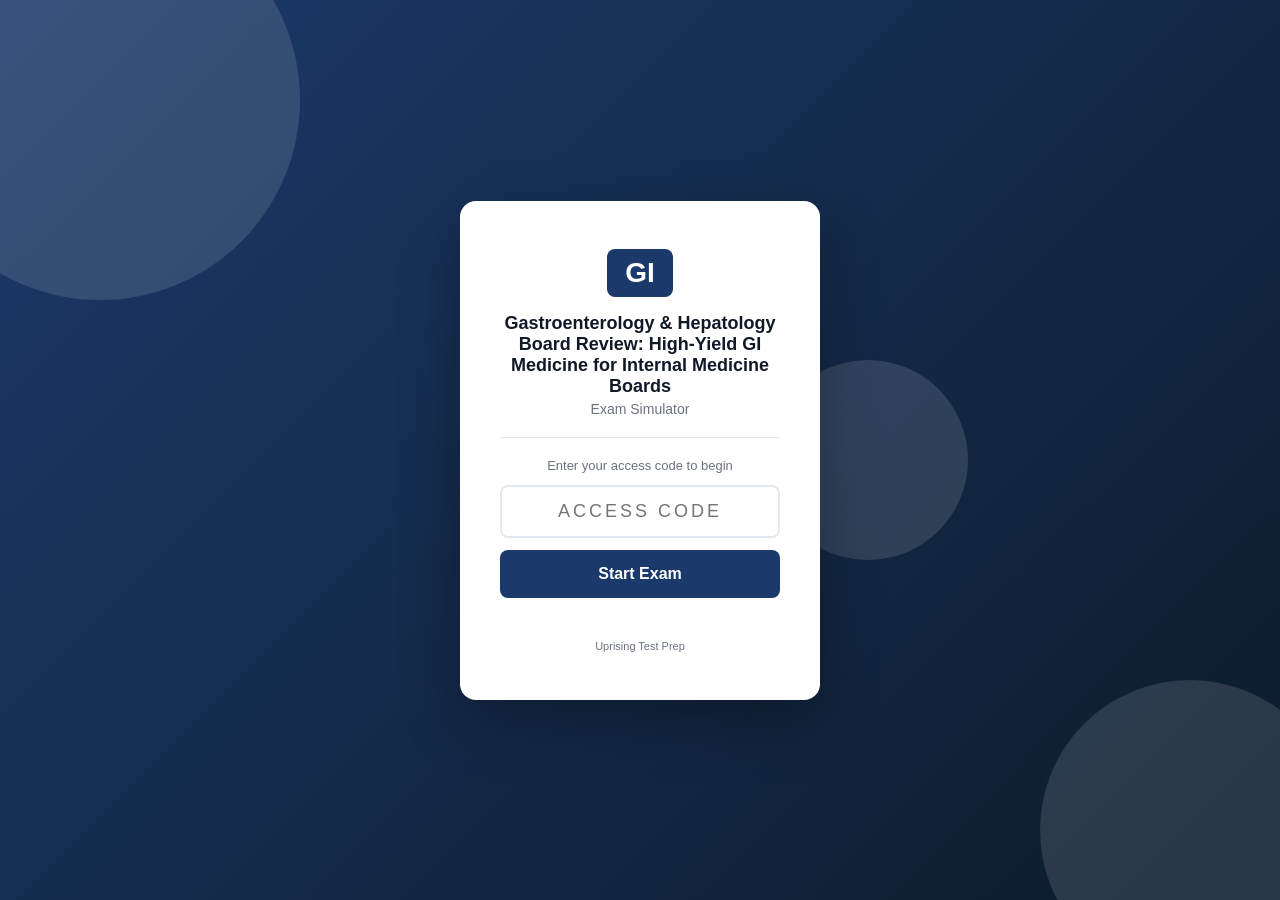
<file: index.html>
<!DOCTYPE html>
<html lang="en">
<head>
  <meta charset="UTF-8" />
  <meta name="viewport" content="width=device-width, initial-scale=1.0, viewport-fit=cover" />
  <meta name="apple-mobile-web-app-capable" content="yes" />
  <meta name="apple-mobile-web-app-status-bar-style" content="black-translucent" />
  <title>GI Exam Simulator</title>
  <link rel="stylesheet" href="style.css" />
</head>
<body>

<div id="access-gate">
  <div class="gate-bg-shapes">
    <div class="shape shape-1"></div>
    <div class="shape shape-2"></div>
    <div class="shape shape-3"></div>
  </div>
  <div class="gate-card">
    <div class="gate-logo">
      <div class="logo-badge">GI</div>
    </div>
    <h1 class="gate-title">Gastroenterology & Hepatology Board Review: High-Yield GI Medicine for Internal Medicine Boards</h1>
    <p class="gate-subtitle">Exam Simulator</p>
    <div class="gate-divider"></div>
    <p class="gate-instruction">Enter your access code to begin</p>
    <input type="text" id="access-code-input" class="gate-input"
           placeholder="Access Code" autocomplete="off"
           maxlength="20" spellcheck="false" />
    <button id="access-btn" class="gate-btn">Start Exam</button>
    <p id="access-error" class="gate-error"></p>
    <p class="gate-hint">Uprising Test Prep</p>
  </div>
</div>

<div id="app" style="display:none">
  <header class="top-bar">
    <div class="bar-left">
      <span class="bar-logo">GI</span>
      <span class="bar-title">Exam Simulator</span>
    </div>
    <div class="bar-right">
      <span class="bar-timer" id="timer-display">--:--</span>
      <button class="bar-btn" id="flag-btn">Flag</button>
      <button class="bar-btn bar-btn-primary" id="submit-btn">
        <span class="btn-full">Submit Exam</span>
        <span class="btn-short">Submit</span>
      </button>
    </div>
  </header>

  <div class="progress-strip">
    <div class="progress-bar" id="progress-bar"></div>
  </div>

  <main class="exam-main">
    <div class="question-panel">
      <div class="q-meta">
        <span id="q-counter"></span>
        <span id="q-domain" class="q-domain-tag"></span>
        <span id="q-flag-indicator" class="flag-chip" style="display:none">Flagged</span>
      </div>
      <div id="q-image-wrap" style="display:none; margin-bottom:14px;"></div>
      <p id="question-text" class="q-text"></p>
      <div id="options-list" class="options-list"></div>
      <div id="explanation-box" class="explanation-box" style="display:none">
        <div class="explanation-label">Explanation</div>
        <p id="explanation-text" class="explanation-text"></p>
      </div>
    </div>
    <div class="nav-bar">
      <button class="nav-btn" id="prev-btn">&#8592; Prev</button>
      <button class="nav-btn nav-btn-map" id="map-btn">Question Map</button>
      <button class="nav-btn nav-btn-next" id="next-btn">Next &#8594;</button>
    </div>
  </main>
</div>

<!-- Question Map Modal -->
<div id="map-modal" style="display:none">
  <div class="map-backdrop" id="map-backdrop"></div>
  <div class="map-panel">
    <div class="map-header">
      <span class="map-title">Question Map</span>
      <button id="map-close" class="map-close-btn">&#x2715; Close</button>
    </div>
    <div class="map-legend">
      <span class="leg-item"><span class="leg-swatch leg-answered"></span>Answered</span>
      <span class="leg-item"><span class="leg-swatch leg-flagged"></span>Flagged</span>
      <span class="leg-item"><span class="leg-swatch leg-unanswered"></span>Unanswered</span>
    </div>
    <div id="q-grid" class="q-grid"></div>
  </div>
</div>

<div id="results-screen" style="display:none">
  <div class="results-card">
    <div class="res-header">
      <div class="res-badge">GI</div>
      <h2 id="res-status" class="res-status"></h2>
      <p id="res-score" class="res-score"></p>
    </div>
    <div id="res-domains" class="res-domains"></div>
    <button id="res-review-btn" class="res-btn">Review Answers</button>
    <button id="res-restart-btn" class="res-btn res-btn-secondary">Restart</button>
  </div>
</div>

<script src="questions.js"></script>
<script src="app.js"></script>
</body>
</html>
</file>
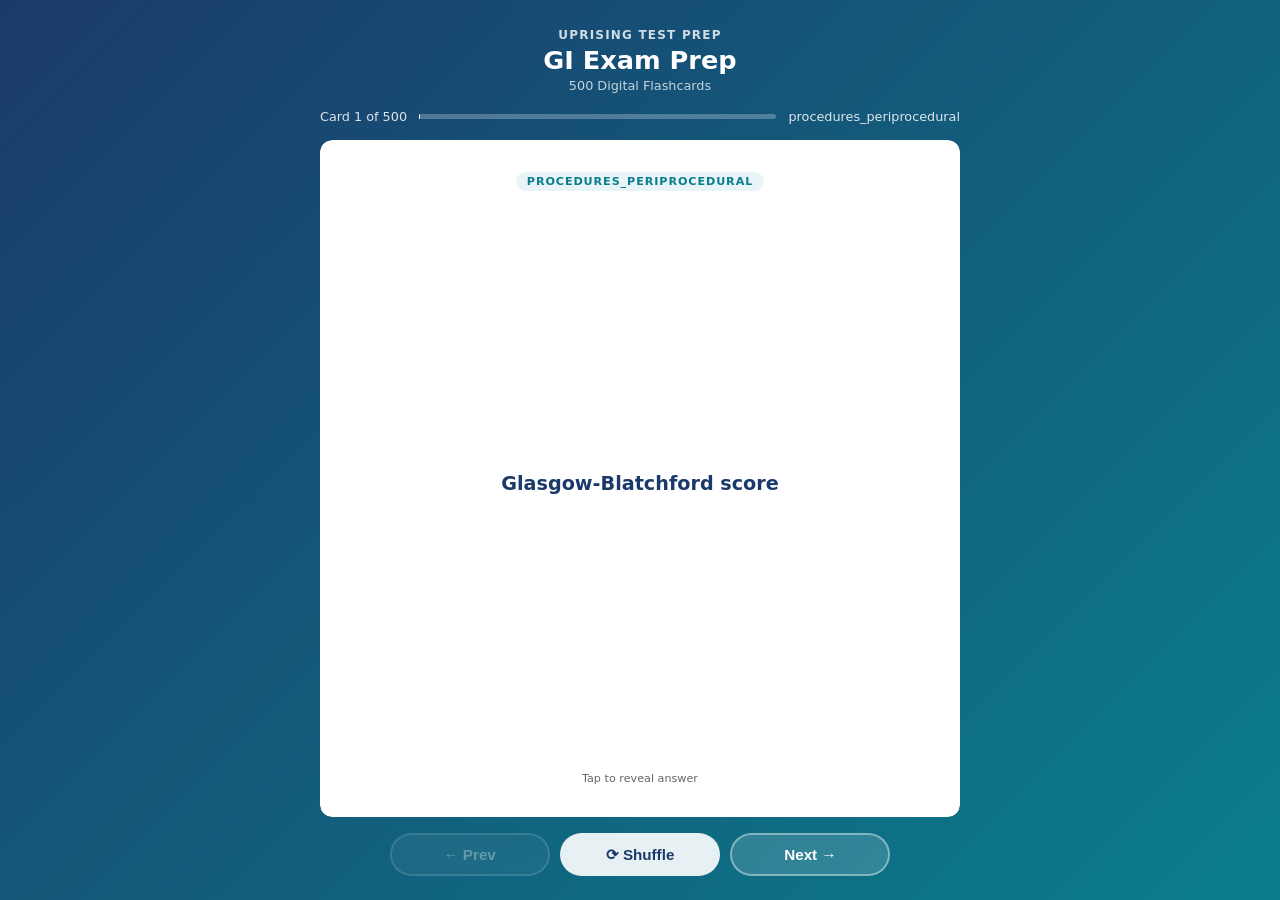
<file: flashcards/index.html>
<!DOCTYPE html>
<html lang="en">
<head>
  <meta charset="UTF-8">
  <meta name="viewport" content="width=device-width, initial-scale=1.0">
  <title>GI Exam Prep — Flashcards</title>
  <style>
    :root {
      --blue:   #1B3A6B;
      --teal:   #0A7E8C;
      --ltblue: #E8F4F8;
      --white:  #FFFFFF;
      --text:   #1A1A1A;
      --muted:  #666;
      --radius: 12px;
    }
    * { box-sizing: border-box; margin: 0; padding: 0; }
    html, body { height: 100%; }
    body {
      font-family: 'Segoe UI', system-ui, sans-serif;
      background: linear-gradient(135deg, var(--blue) 0%, var(--teal) 100%);
      /* Pinned, not min-height: the page must never grow, or the controls
         get pushed below the fold on iOS where 100dvh and height:100%
         disagree. The height:100% rule above is the pre-dvh fallback. */
      height: 100dvh;
      max-height: 100dvh;
      overflow: hidden;
      display: flex;
      flex-direction: column;
      align-items: center;
      padding: 1.25rem 1rem 1rem;
      gap: 0.75rem;
      overflow-x: hidden;
    }
    header { text-align: center; color: #fff; flex-shrink: 0; }
    header .brand { font-size: 0.75rem; font-weight: 700; letter-spacing: 0.1em; opacity: 0.8; text-transform: uppercase; }
    header h1 { font-size: 1.3rem; font-weight: 800; margin-top: 0.2rem; }
    header .subtitle { font-size: 0.8rem; opacity: 0.75; margin-top: 0.15rem; }
    #progress-info {
      display: flex; align-items: center; gap: 0.75rem;
      color: rgba(255,255,255,0.85); font-size: 0.8rem;
      flex-shrink: 0; width: 100%; max-width: 640px;
    }
    #progress-bar-track {
      flex: 1; background: rgba(255,255,255,0.25);
      border-radius: 4px; height: 5px;
    }
    #progress-bar-fill { height: 100%; background: #fff; border-radius: 4px; transition: width 0.3s; }
    .card-scene {
      width: 100%; max-width: 640px;
      perspective: 1200px;
      cursor: pointer;
      flex: 1; min-height: 0;
      display: flex; flex-direction: column;
    
      /* WebKit does not clip overflow inside a preserve-3d context, so the
         answer pane's own clip is dropped and a long answer paints over the
         Prev/Next row. This element only sets the perspective and is NOT
         itself in the 3D context, so its clip is honoured in every engine. */
      overflow: hidden;
      border-radius: var(--radius);
    }
    .card-inner {
      position: relative; width: 100%;
      flex: 1; min-height: 0;
      transition: transform 0.55s cubic-bezier(.4,0,.2,1);
      transform-style: preserve-3d;
    }
    .card-scene.flipped .card-inner { transform: rotateY(180deg); }
    .card-face {
      position: absolute; inset: 0;
      backface-visibility: hidden; -webkit-backface-visibility: hidden;
      border-radius: var(--radius);
      display: flex; flex-direction: column;
      padding: 1.5rem 1.75rem;
      box-shadow: 0 12px 40px rgba(0,0,0,0.2);
      overflow: hidden;
    
      /* Painting through a mask forces WebKit to allocate a real clipping
         layer for a 3D-transformed element, which is what makes the
         overflow:hidden and the rounded corners above actually apply. */
      -webkit-mask-image: -webkit-radial-gradient(#fff, #000);
              mask-image: radial-gradient(#fff, #000);
    }
    .card-front { background: var(--white); align-items: center; justify-content: center; }
    .card-back  { background: var(--ltblue); transform: rotateY(180deg); }
    .card-badge {
      font-size: 0.7rem; font-weight: 700; text-transform: uppercase;
      letter-spacing: 0.08em;
      background: var(--ltblue); color: var(--teal);
      padding: 0.2rem 0.65rem; border-radius: 20px;
      margin-bottom: 0.85rem; flex-shrink: 0;
    }
    .card-back .card-badge { background: rgba(10,126,140,0.12); }
    .card-front .q-text {
      font-size: 1.1rem; font-weight: 600; color: var(--blue); line-height: 1.55;
      text-align: center; overflow-y: auto; flex: 1;
      display: flex; align-items: center; justify-content: center;
      scrollbar-width: thin; scrollbar-color: rgba(27,58,107,0.3) transparent;
    }
    .card-back .a-label { font-size: 0.7rem; font-weight: 700; color: var(--teal); text-transform: uppercase; letter-spacing: 0.08em; margin-bottom: 0.4rem; flex-shrink: 0; }
    .card-back .a-text  {
      font-size: 0.975rem; color: var(--text); line-height: 1.65;
      overflow-y: auto; flex: 1; min-height: 0; padding-right: 4px;
      scrollbar-width: thin; scrollbar-color: rgba(10,126,140,0.4) transparent;
    
      -webkit-overflow-scrolling: touch;
      overscroll-behavior: contain;
    }
    .card-back .a-text::-webkit-scrollbar { width: 4px; }
    .card-back .a-text::-webkit-scrollbar-track { background: transparent; }
    .card-back .a-text::-webkit-scrollbar-thumb { background: rgba(10,126,140,0.4); border-radius: 4px; }
    .tap-hint { flex-shrink: 0; margin-top: 0.6rem; font-size: 0.7rem; color: var(--muted); text-align: center; }
    .card-back .tap-hint { color: var(--teal); opacity: 0.7; }
    .controls {
      display: flex; gap: 0.65rem; flex-wrap: nowrap;
      justify-content: center; flex-shrink: 0;
      width: 100%; max-width: 640px;
      padding-bottom: env(safe-area-inset-bottom, 0px);
    }
    .btn {
      padding: 0.6rem 1.2rem; border-radius: 50px;
      border: 2px solid rgba(255,255,255,0.4);
      background: rgba(255,255,255,0.15); color: #fff;
      font-weight: 700; font-size: 0.875rem; cursor: pointer;
      transition: all 0.2s; backdrop-filter: blur(4px);
      white-space: nowrap; flex: 1; max-width: 160px;
    }
    .btn:hover { background: rgba(255,255,255,0.3); border-color: rgba(255,255,255,0.7); }
    .btn:active { transform: scale(0.96); }
    .btn:disabled { opacity: 0.35; cursor: not-allowed; }
    .btn.btn-primary { background: rgba(255,255,255,0.9); color: var(--blue); border-color: transparent; }
    .btn.btn-primary:hover { background: #fff; }
    #loading { color: rgba(255,255,255,0.8); font-size: 1rem; text-align: center; padding: 3rem; flex: 1; }
    @media (min-width: 768px) {
      body { padding: 1.75rem 1.5rem 1.5rem; gap: 1rem; }
      header h1 { font-size: 1.6rem; }
      .card-face { padding: 2rem 2.5rem; }
      .card-front .q-text { font-size: 1.2rem; }
      .card-back .a-text { font-size: 1.05rem; }
      .btn { font-size: 0.95rem; padding: 0.65rem 1.4rem; }
    }
    @media (max-width: 380px) {
      body { padding: 0.75rem; gap: 0.5rem; }
      header .brand { font-size: 0.65rem; }
      header h1 { font-size: 1.1rem; }
      header .subtitle { display: none; }
      .card-face { padding: 1rem 1.1rem; }
      .card-front .q-text { font-size: 0.975rem; }
      .card-back .a-text { font-size: 0.875rem; }
      .btn { font-size: 0.8rem; padding: 0.5rem 0.75rem; }
    }
  </style>
</head>
<body>
<header>
  <div class="brand">Uprising Test Prep</div>
  <h1>GI Exam Prep</h1>
  <div class="subtitle">500 Digital Flashcards</div>
</header>
<div id="progress-info">
  <span id="card-counter">Card 1 of 500</span>
  <div id="progress-bar-track"><div id="progress-bar-fill" style="width:0%"></div></div>
  <span id="domain-label"></span>
</div>
<div id="loading">Loading flashcards...</div>
<div class="card-scene" id="card-scene" style="display:none" onclick="flipCard()">
  <div class="card-inner" id="card-inner">
    <div class="card-face card-front">
      <div class="card-badge" id="front-badge"></div>
      <div class="q-text" id="q-text"></div>
      <div class="tap-hint">Tap to reveal answer</div>
    </div>
    <div class="card-face card-back">
      <div class="card-badge" id="back-badge">Answer</div>
      <div class="a-label">Answer</div>
      <div class="a-text" id="a-text"></div>
      <div class="tap-hint">Tap to flip back</div>
    </div>
  </div>
</div>
<div class="controls" id="controls" style="display:none">
  <button class="btn" id="prev-btn" onclick="event.stopPropagation();move(-1)" disabled>&#8592; Prev</button>
  <button class="btn btn-primary" onclick="event.stopPropagation();shuffleCards()">&#10227; Shuffle</button>
  <button class="btn" id="next-btn" onclick="event.stopPropagation();move(1)">Next &#8594;</button>
</div>
<script>
const DOMAIN_LABELS = {
  procedures_periprocedural: "procedures_periprocedural",
  esophageal_disorders: "esophageal_disorders",
  gastric_duodenal_disorders: "gastric_duodenal_disorders",
  ibd_immune_disorders: "ibd_immune_disorders",
  motility_disorders: "motility_disorders",
  neoplastic_disorders: "neoplastic_disorders",
  liver_disorders: "liver_disorders",
  pancreas_biliary_disorders: "pancreas_biliary_disorders",
  gut_brain_disorders: "gut_brain_disorders",
  nutrition: "nutrition",
  other_disorders: "other_disorders",
};
let cards   = [];
let current = 0;
async function init() {
  try {
    const res = await fetch('flashcards.json');
    if (!res.ok) throw new Error('Network error');
    cards = await res.json();
    document.getElementById('loading').style.display    = 'none';
    document.getElementById('card-scene').style.display = 'flex';
    document.getElementById('controls').style.display   = 'flex';
    show();
  } catch (e) {
    document.getElementById('loading').textContent = 'Error loading flashcards. Please try refreshing.';
  }
}
function domainLabel(key) {
  return DOMAIN_LABELS[key] || key.replace(/_/g, ' ').replace(/\b\w/g, c => c.toUpperCase());
}
function show() {
  const c = cards[current];
  document.getElementById('card-scene').classList.remove('flipped');
  document.getElementById('a-text').scrollTop = 0;
  const label = domainLabel(c.domain || c.chapter || '');
  document.getElementById('q-text').textContent       = c.front;
  document.getElementById('a-text').textContent       = c.back;
  document.getElementById('front-badge').textContent  = label;
  document.getElementById('back-badge').textContent   = label;
  document.getElementById('card-counter').textContent = `Card ${current+1} of ${cards.length}`;
  document.getElementById('domain-label').textContent = label;
  document.getElementById('progress-bar-fill').style.width = `${((current+1)/cards.length*100).toFixed(1)}%`;
  document.getElementById('prev-btn').disabled = current === 0;
  document.getElementById('next-btn').disabled = current === cards.length - 1;
}
function flipCard() { document.getElementById('card-scene').classList.toggle('flipped'); }
function move(dir) {
  const next = current + dir;
  if (next < 0 || next >= cards.length) return;
  current = next; show();
}
function shuffleCards() {
  for (let i = cards.length - 1; i > 0; i--) {
    const j = Math.floor(Math.random() * (i+1));
    [cards[i], cards[j]] = [cards[j], cards[i]];
  }
  current = 0; show();
}
document.addEventListener('keydown', e => {
  if (e.key === 'ArrowRight' || e.key === 'ArrowDown') move(1);
  else if (e.key === 'ArrowLeft' || e.key === 'ArrowUp') move(-1);
  else if (e.key === ' ' || e.key === 'Enter') { e.preventDefault(); flipCard(); }
});
init();
</script>
</body>
</html>
</file>
<file: style.css>
/* GI Exam Simulator — Styles */
:root {
  --primary:   #1B3A6B;
  --pass:      #059669;
  --fail:      #DC2626;
  --bg:        #F3F4F8;
  --card:      #FFFFFF;
  --border:    #E2E8F0;
  --text:      #111827;
  --muted:     #6B7280;
  --radius:    10px;
}
*, *::before, *::after { box-sizing: border-box; margin: 0; padding: 0; }
body {
  font-family: -apple-system, BlinkMacSystemFont, "Segoe UI", sans-serif;
  background: var(--bg);
  color: var(--text);
  height: 100vh;
  height: 100dvh;
  overflow: hidden;
  -webkit-text-size-adjust: 100%;
}

/* ── Access Gate ─────────────────────────────────────────────────────────── */
#access-gate {
  display: flex;
  align-items: center;
  justify-content: center;
  height: 100vh;
  height: 100dvh;
  background: linear-gradient(135deg, var(--primary) 0%, #0d1b2a 100%);
  position: relative;
  overflow: hidden;
  padding: 20px;
  padding-top: max(20px, env(safe-area-inset-top));
  padding-bottom: max(20px, env(safe-area-inset-bottom));
}
.gate-bg-shapes { position: absolute; inset: 0; pointer-events: none; }
.shape { position: absolute; border-radius: 50%; opacity: .12; background: #fff; }
.shape-1 { width: 400px; height: 400px; top: -100px; left: -100px; }
.shape-2 { width: 300px; height: 300px; bottom: -80px; right: -60px; }
.shape-3 { width: 200px; height: 200px; top: 40%; left: 60%; }
.gate-card {
  background: #fff;
  border-radius: 16px;
  padding: 48px 40px;
  text-align: center;
  width: 100%;
  max-width: 360px;
  position: relative;
  z-index: 1;
  box-shadow: 0 20px 60px rgba(0,0,0,.3);
}
.logo-badge {
  display: inline-block;
  background: var(--primary);
  color: #fff;
  font-weight: 800;
  font-size: 28px;
  padding: 8px 18px;
  border-radius: 8px;
}
.gate-title { font-size: 18px; font-weight: 700; margin-top: 16px; color: var(--text); }
.gate-subtitle { color: var(--muted); font-size: 14px; margin-top: 4px; }
.gate-divider { height: 1px; background: var(--border); margin: 20px 0; }
.gate-instruction { font-size: 13px; color: var(--muted); margin-bottom: 12px; }
.gate-input {
  width: 100%;
  padding: 14px 16px;
  border: 2px solid var(--border);
  border-radius: 8px;
  font-size: 18px;
  text-align: center;
  text-transform: uppercase;
  letter-spacing: 3px;
  outline: none;
}
.gate-input:focus { border-color: var(--primary); }
.gate-btn {
  width: 100%;
  margin-top: 12px;
  padding: 15px;
  background: var(--primary);
  color: #fff;
  border: none;
  border-radius: 8px;
  font-size: 16px;
  font-weight: 600;
  cursor: pointer;
  -webkit-tap-highlight-color: transparent;
}
.gate-btn:hover { opacity: .9; }
.gate-error { color: var(--fail); font-size: 13px; margin-top: 8px; min-height: 18px; }
.gate-hint { color: var(--muted); font-size: 11px; margin-top: 16px; }

/* ── App shell ───────────────────────────────────────────────────────────── */
#app {
  display: flex;
  flex-direction: column;
  height: 100vh;
  height: 100dvh;
  padding-top: env(safe-area-inset-top);
}
.top-bar {
  display: flex;
  justify-content: space-between;
  align-items: center;
  background: var(--primary);
  color: #fff;
  padding: 0 20px;
  padding-left: max(20px, env(safe-area-inset-left));
  padding-right: max(20px, env(safe-area-inset-right));
  height: 52px;
  flex-shrink: 0;
  gap: 8px;
}
.bar-left { display: flex; align-items: center; gap: 8px; min-width: 0; }
.bar-logo { font-weight: 800; font-size: 18px; flex-shrink: 0; }
.bar-title { font-size: 14px; opacity: .8; white-space: nowrap; overflow: hidden; text-overflow: ellipsis; }
.bar-right { display: flex; align-items: center; gap: 8px; flex-shrink: 0; }
.bar-timer {
  font-variant-numeric: tabular-nums;
  font-size: 16px;
  font-weight: 600;
  min-width: 68px;
  text-align: right;
}
.bar-btn {
  padding: 7px 13px;
  background: rgba(255,255,255,.15);
  border: 1px solid rgba(255,255,255,.3);
  color: #fff;
  border-radius: 6px;
  cursor: pointer;
  font-size: 13px;
  white-space: nowrap;
  -webkit-tap-highlight-color: transparent;
  touch-action: manipulation;
}
.bar-btn:hover { background: rgba(255,255,255,.25); }
.bar-btn-primary {
  background: #fff;
  color: var(--primary);
  border-color: #fff;
  font-weight: 600;
}
.bar-btn-primary:hover { background: #f0f0f0; }
.btn-short { display: none; }
.btn-full  { display: inline; }

.progress-strip { height: 4px; background: rgba(0,0,0,.1); flex-shrink: 0; }
.progress-bar   { height: 100%; background: #4ade80; transition: width .3s; }

/* ── Main exam area ──────────────────────────────────────────────────────── */
.exam-main {
  flex: 1;
  overflow: hidden;
  display: flex;
  flex-direction: column;
  padding: 16px 20px 0;
  padding-left: max(16px, env(safe-area-inset-left));
  padding-right: max(16px, env(safe-area-inset-right));
  min-height: 0;
}
.question-panel { flex: 1; overflow-y: auto; padding-bottom: 12px; -webkit-overflow-scrolling: touch; }
.q-meta {
  display: flex;
  align-items: center;
  gap: 8px;
  margin-bottom: 12px;
  font-size: 13px;
  color: var(--muted);
  flex-wrap: wrap;
}
.q-domain-tag {
  background: var(--primary);
  color: #fff;
  padding: 2px 8px;
  border-radius: 4px;
  font-size: 11px;
  font-weight: 600;
}
.flag-chip {
  background: #FEF3C7;
  color: #92400E;
  padding: 2px 8px;
  border-radius: 4px;
  font-size: 11px;
  font-weight: 600;
}
.q-image {
  max-width: 100%;
  height: auto;
  border-radius: 6px;
  border: 1px solid var(--border);
  display: block;
  margin-bottom: 14px;
}
.q-text { font-size: 16px; line-height: 1.65; margin-bottom: 20px; }
.options-list { display: flex; flex-direction: column; gap: 10px; }
.option {
  display: flex;
  align-items: flex-start;
  gap: 12px;
  padding: 15px 16px;
  background: var(--card);
  border: 2px solid var(--border);
  border-radius: var(--radius);
  cursor: pointer;
  transition: .15s;
  -webkit-tap-highlight-color: transparent;
  touch-action: manipulation;
  min-height: 52px;
}
.option:hover  { border-color: var(--primary); background: #F8FAFF; }
.option.selected  { border-color: var(--primary); background: #EEF3FF; }
.option.correct   { border-color: #059669; background: #ECFDF5; }
.option.incorrect { border-color: #DC2626; background: #FEF2F2; }
.explanation-box {
  margin-top: 20px;
  padding: 16px 18px;
  background: #F0F9FF;
  border-left: 4px solid #2563EB;
  border-radius: 6px;
}
.explanation-label {
  font-size: 11px;
  font-weight: 700;
  text-transform: uppercase;
  letter-spacing: .06em;
  color: #2563EB;
  margin-bottom: 8px;
}
.explanation-text { font-size: 14.5px; line-height: 1.7; color: #1e293b; margin: 0; }
.opt-letter { font-weight: 700; font-size: 15px; color: var(--primary); min-width: 22px; padding-top: 1px; flex-shrink: 0; }
.opt-text   { font-size: 15px; line-height: 1.5; }

/* ── Nav bar ─────────────────────────────────────────────────────────────── */
.nav-bar {
  display: flex;
  align-items: center;
  gap: 8px;
  padding: 10px 0;
  padding-bottom: max(14px, env(safe-area-inset-bottom));
  flex-shrink: 0;
}
.nav-btn {
  flex: 1;
  padding: 13px 8px;
  background: var(--card);
  border: 1px solid var(--border);
  border-radius: 8px;
  cursor: pointer;
  font-size: 15px;
  font-weight: 500;
  text-align: center;
  -webkit-tap-highlight-color: transparent;
  touch-action: manipulation;
  min-height: 48px;
}
.nav-btn:hover      { background: #f0f0f0; }
.nav-btn-map {
  background: var(--bg);
  border-color: var(--primary);
  color: var(--primary);
  font-weight: 600;
}
.nav-btn-map:hover { background: #EEF3FF; }
.nav-btn-next {
  background: var(--primary);
  color: #fff;
  border-color: var(--primary);
}
.nav-btn-next:hover { opacity: .9; }

/* ── Question Map Modal ──────────────────────────────────────────────────── */
#map-modal {
  position: fixed;
  inset: 0;
  z-index: 1000;
  display: flex;
  flex-direction: column;
  justify-content: flex-end;
}
.map-backdrop { position: absolute; inset: 0; background: rgba(0,0,0,.5); }
.map-panel {
  position: relative;
  background: #fff;
  border-radius: 20px 20px 0 0;
  padding: 20px;
  padding-bottom: max(20px, env(safe-area-inset-bottom));
  max-height: 80vh;
  max-height: 80dvh;
  display: flex;
  flex-direction: column;
  box-shadow: 0 -4px 30px rgba(0,0,0,.2);
}
.map-header {
  display: flex;
  align-items: center;
  justify-content: space-between;
  margin-bottom: 12px;
  flex-shrink: 0;
}
.map-title { font-size: 17px; font-weight: 700; color: var(--text); }
.map-close-btn {
  padding: 8px 16px;
  background: var(--bg);
  border: 1px solid var(--border);
  border-radius: 8px;
  cursor: pointer;
  font-size: 14px;
  font-weight: 500;
  min-height: 40px;
  -webkit-tap-highlight-color: transparent;
  touch-action: manipulation;
}
.map-close-btn:hover { background: #e5e7eb; }
.map-legend { display: flex; gap: 16px; margin-bottom: 14px; flex-shrink: 0; flex-wrap: wrap; }
.leg-item { display: flex; align-items: center; gap: 6px; font-size: 13px; color: var(--muted); }
.leg-swatch {
  width: 16px;
  height: 16px;
  border-radius: 3px;
  border: 1px solid var(--border);
  background: var(--card);
  display: inline-block;
  flex-shrink: 0;
}
.leg-swatch.leg-answered  { background: var(--primary); border-color: var(--primary); }
.leg-swatch.leg-flagged   { background: #FEF3C7; border-color: #F59E0B; }
.leg-swatch.leg-unanswered { background: var(--card); }
.q-grid {
  display: flex;
  flex-wrap: wrap;
  gap: 6px;
  overflow-y: auto;
  flex: 1;
  padding-bottom: 8px;
  -webkit-overflow-scrolling: touch;
}
.grid-btn {
  width: 40px;
  height: 40px;
  border: 1px solid var(--border);
  border-radius: 6px;
  background: var(--card);
  font-size: 12px;
  cursor: pointer;
  font-weight: 500;
  -webkit-tap-highlight-color: transparent;
  touch-action: manipulation;
}
.grid-btn.answered { background: var(--primary); color: #fff; border-color: var(--primary); }
.grid-btn.flagged  { background: #FEF3C7; border-color: #F59E0B; }
.grid-btn.active   { outline: 3px solid var(--primary); outline-offset: 2px; }

/* ── Results ─────────────────────────────────────────────────────────────── */
#results-screen {
  display: flex;
  align-items: flex-start;
  justify-content: center;
  min-height: 100vh;
  min-height: 100dvh;
  background: var(--bg);
  overflow-y: auto;
  -webkit-overflow-scrolling: touch;
  padding: 20px 16px;
  padding-top: max(20px, env(safe-area-inset-top));
  padding-bottom: max(20px, env(safe-area-inset-bottom));
}
.results-card {
  background: var(--card);
  border-radius: 16px;
  padding: 40px;
  max-width: 480px;
  width: 100%;
  box-shadow: 0 8px 30px rgba(0,0,0,.1);
}
.res-header { text-align: center; margin-bottom: 24px; }
.res-badge {
  display: inline-block;
  background: var(--primary);
  color: #fff;
  font-weight: 800;
  font-size: 22px;
  padding: 6px 16px;
  border-radius: 8px;
}
.res-status { font-size: 36px; font-weight: 800; margin-top: 12px; }
.res-score  { font-size: 18px; color: var(--muted); margin-top: 4px; }
.res-domains { margin-bottom: 24px; display: flex; flex-direction: column; gap: 10px; }
.res-domain-row { display: flex; align-items: center; gap: 8px; font-size: 13px; }
.res-domain-name { width: 160px; font-weight: 500; flex-shrink: 0; }
.res-domain-bar-wrap { flex: 1; background: #E5E7EB; border-radius: 4px; height: 8px; overflow: hidden; }
.res-domain-bar { height: 100%; border-radius: 4px; transition: width .5s; }
.res-domain-pct { width: 36px; text-align: right; font-weight: 600; }
.res-btn {
  width: 100%;
  padding: 15px;
  background: var(--primary);
  color: #fff;
  border: none;
  border-radius: 8px;
  font-size: 15px;
  font-weight: 600;
  cursor: pointer;
  margin-bottom: 10px;
  min-height: 52px;
  -webkit-tap-highlight-color: transparent;
  touch-action: manipulation;
}
.res-btn:hover { opacity: .9; }
.res-btn-secondary {
  background: transparent;
  color: var(--primary);
  border: 2px solid var(--primary);
}
.res-btn-secondary:hover { background: var(--primary); color: #fff; }

/* ── Mobile breakpoint (phones ≤ 640px) ─────────────────────────────────── */
@media (max-width: 640px) {
  /* Gate card */
  .gate-card { padding: 32px 24px; }

  /* Top bar: hide long title text, swap Submit label */
  .bar-title  { display: none; }
  .btn-full   { display: none; }
  .btn-short  { display: inline; }
  .bar-right  { gap: 6px; }
  .bar-btn    { padding: 6px 10px; font-size: 12px; }
  .bar-timer  { font-size: 14px; min-width: 58px; }

  /* Exam main */
  .exam-main { padding: 12px 14px 0; }
  .q-text { font-size: 16px; }
  .opt-text { font-size: 15px; }

  /* Nav bar — bigger touch targets */
  .nav-btn { font-size: 14px; padding: 14px 6px; }

  /* Results */
  .results-card { padding: 28px 20px; }
  .res-domain-name { width: 110px; font-size: 12px; }
  .res-domain-pct  { font-size: 12px; }
  .res-status { font-size: 30px; }

  /* Map grid — slightly bigger buttons on phones */
  .grid-btn { width: 42px; height: 42px; }
}

/* ── Very small phones (≤ 380px) ────────────────────────────────────────── */
@media (max-width: 380px) {
  .bar-logo { font-size: 15px; }
  .bar-btn  { padding: 5px 8px; font-size: 11px; }
  .bar-timer { font-size: 13px; min-width: 52px; }
  .nav-btn  { font-size: 13px; }
  .grid-btn { width: 38px; height: 38px; font-size: 11px; }
}
</file>
